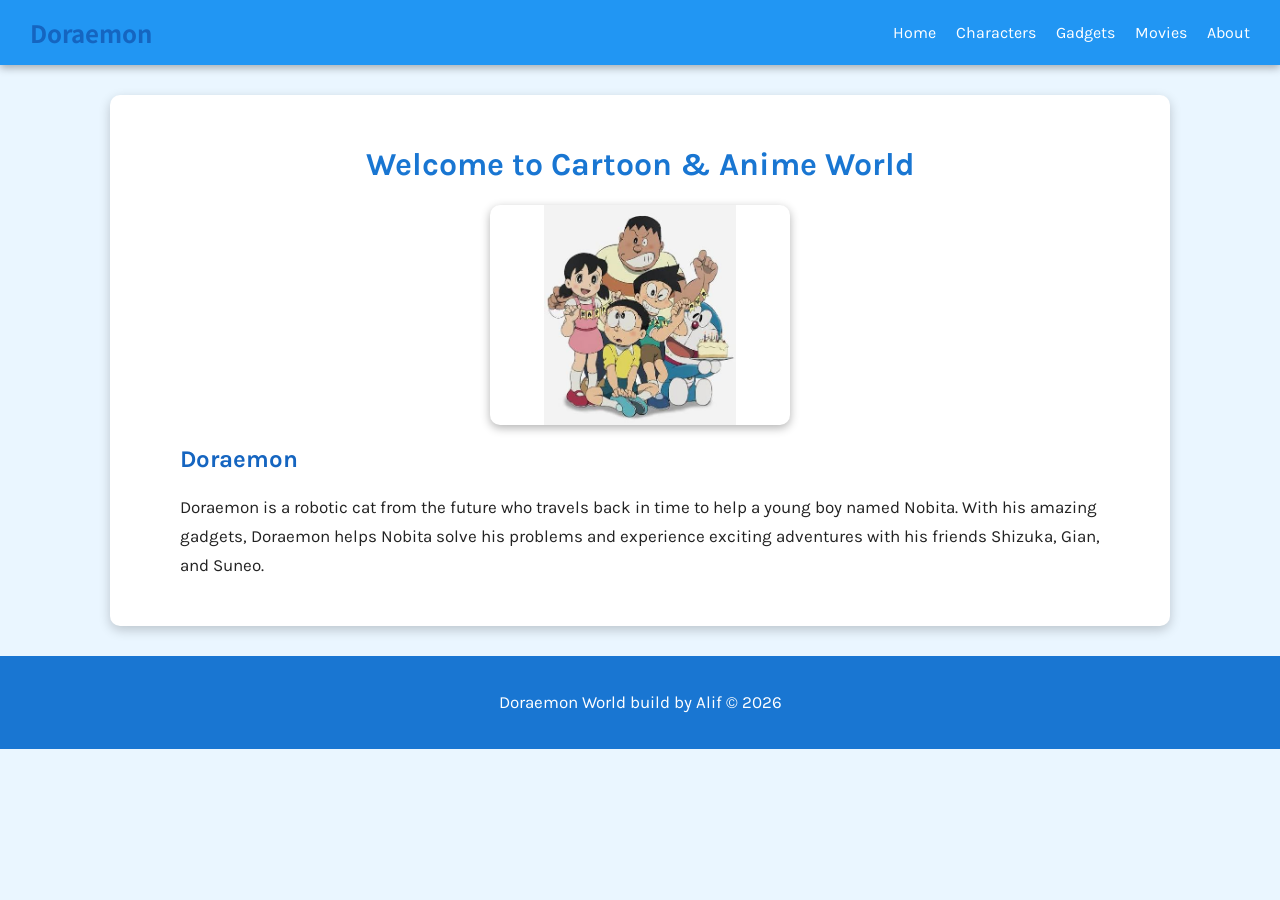
<file: Assignment_01/index.html>
<!DOCTYPE html>
<html lang="en">

<head>
    <meta charset="UTF-8">
    <meta name="viewport" content="width=device-width, initial-scale=1.0">

    <title>Cartoon & Anime World - Home</title>

    <!-- Google Fonts -->
    <link href="https://fonts.googleapis.com/css2?family=Karla&family=Noto+Sans+JP:wght@400;700&display=swap" rel="stylesheet">

    <!-- External CSS -->
    <link rel="stylesheet" href="style.css">
</head>

<body>

    <!-- Navigation Bar -->
    <nav>
        <h2> Doraemon </h2>

        <ul>
            <li><a href="index.html">Home</a></li>
            <li><a href="characters.html">Characters</a></li>
            <li><a href="gadgets.html">Gadgets</a></li>
            <li><a href="movies.html">Movies</a></li>
            <li><a href="about.html">About</a></li>
        </ul>
    </nav>


    <!-- Main Content -->
    <main>

        <h1>Welcome to Cartoon & Anime World</h1>

        <figure class="doraemon-figure">
        <img src="images/Doraemon_group.jpg" alt="Doraemon and his friends" class="main-image">

    <figcaption>
        <h2>Doraemon</h2>

        <p>
            Doraemon is a robotic cat from the future who travels back in time
            to help a young boy named Nobita. With his amazing gadgets, Doraemon
            helps Nobita solve his problems and experience exciting adventures
            with his friends Shizuka, Gian, and Suneo.
        </p>
    </figcaption>
</figure>
        
    </main>


    <!-- Footer -->
    <footer>
        <p>Doraemon World build by Alif &copy; 2026</p>
    </footer>

</body>
</html>
</file>
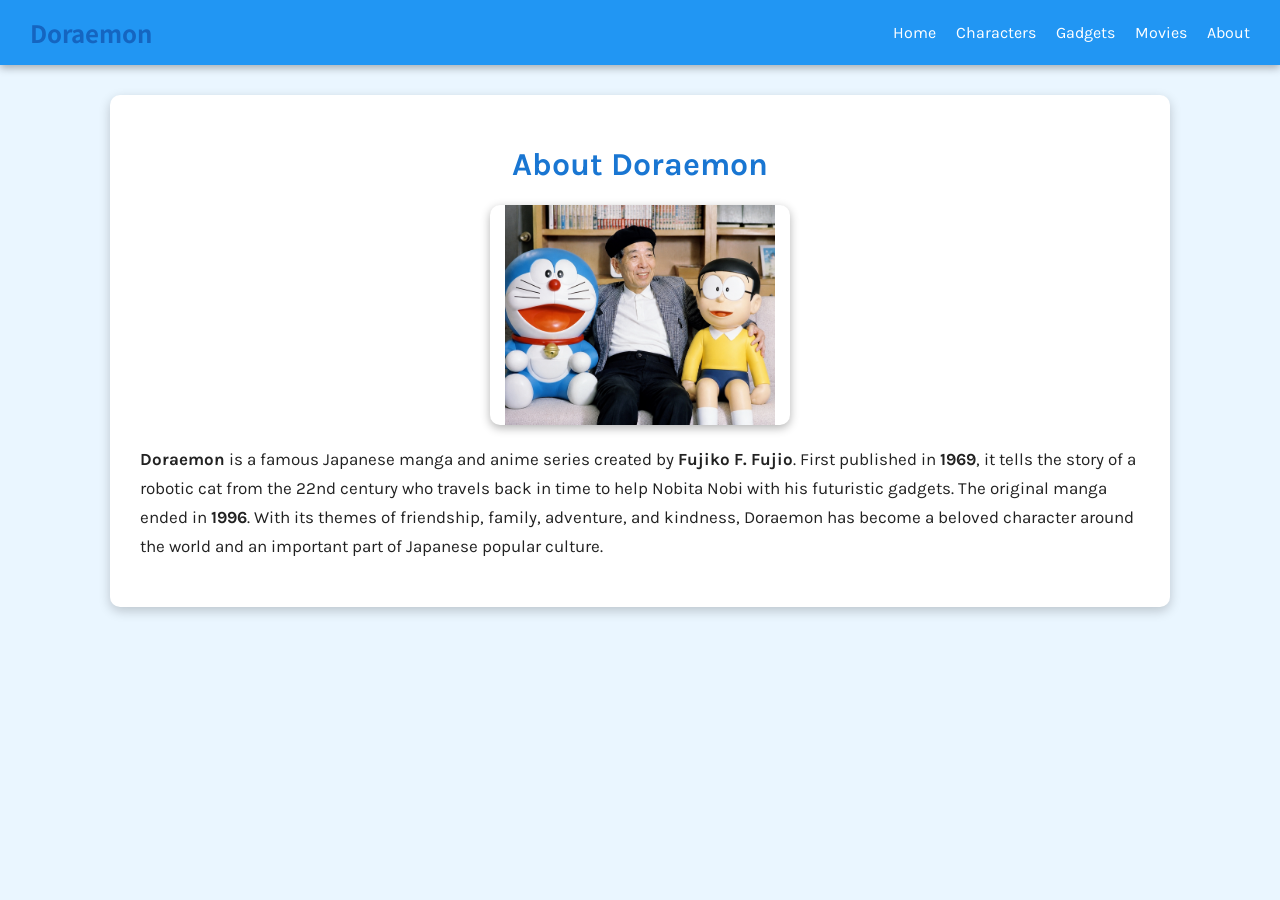
<file: Assignment_01/about.html>
<!DOCTYPE html>
<html lang="en">

<head>
    <meta charset="UTF-8">
    <meta name="viewport" content="width=device-width, initial-scale=1.0">

    <title>Doraemon - About</title>

    <!-- Google Fonts -->
    <link href="https://fonts.googleapis.com/css2?family=Karla&family=Noto+Sans+JP:wght@400;700&display=swap" rel="stylesheet">

    <!-- External CSS -->
    <link rel="stylesheet" href="style.css">
</head>

<body>

    <!-- Navigation Bar -->
    <nav>
        <h2>Doraemon </h2>

        <ul>
            <li><a href="index.html">Home</a></li>
            <li><a href="characters.html">Characters</a></li>
            <li><a href="gadgets.html">Gadgets</a></li>
            <li><a href="movies.html">Movies</a></li>
            <li><a href="about.html">About</a></li>
        </ul>
    </nav>


    <!-- Main Content -->
    <main>

        <h1>About Doraemon</h1>

        <img src="images/Writter.png" class="main-image">
        

    <p>
    <strong>Doraemon</strong> is a famous Japanese manga and anime series created
    by <strong>Fujiko F. Fujio</strong>. First published in <strong>1969</strong>,
    it tells the story of a robotic cat from the 22nd century who travels back
    in time to help Nobita Nobi with his futuristic gadgets.

    The original manga ended in <strong>1996</strong>. With its themes of
    friendship, family, adventure, and kindness, Doraemon has become a beloved
    character around the world and an important part of Japanese popular culture.
    </p>

    </main>

</body>
</html>
</file>
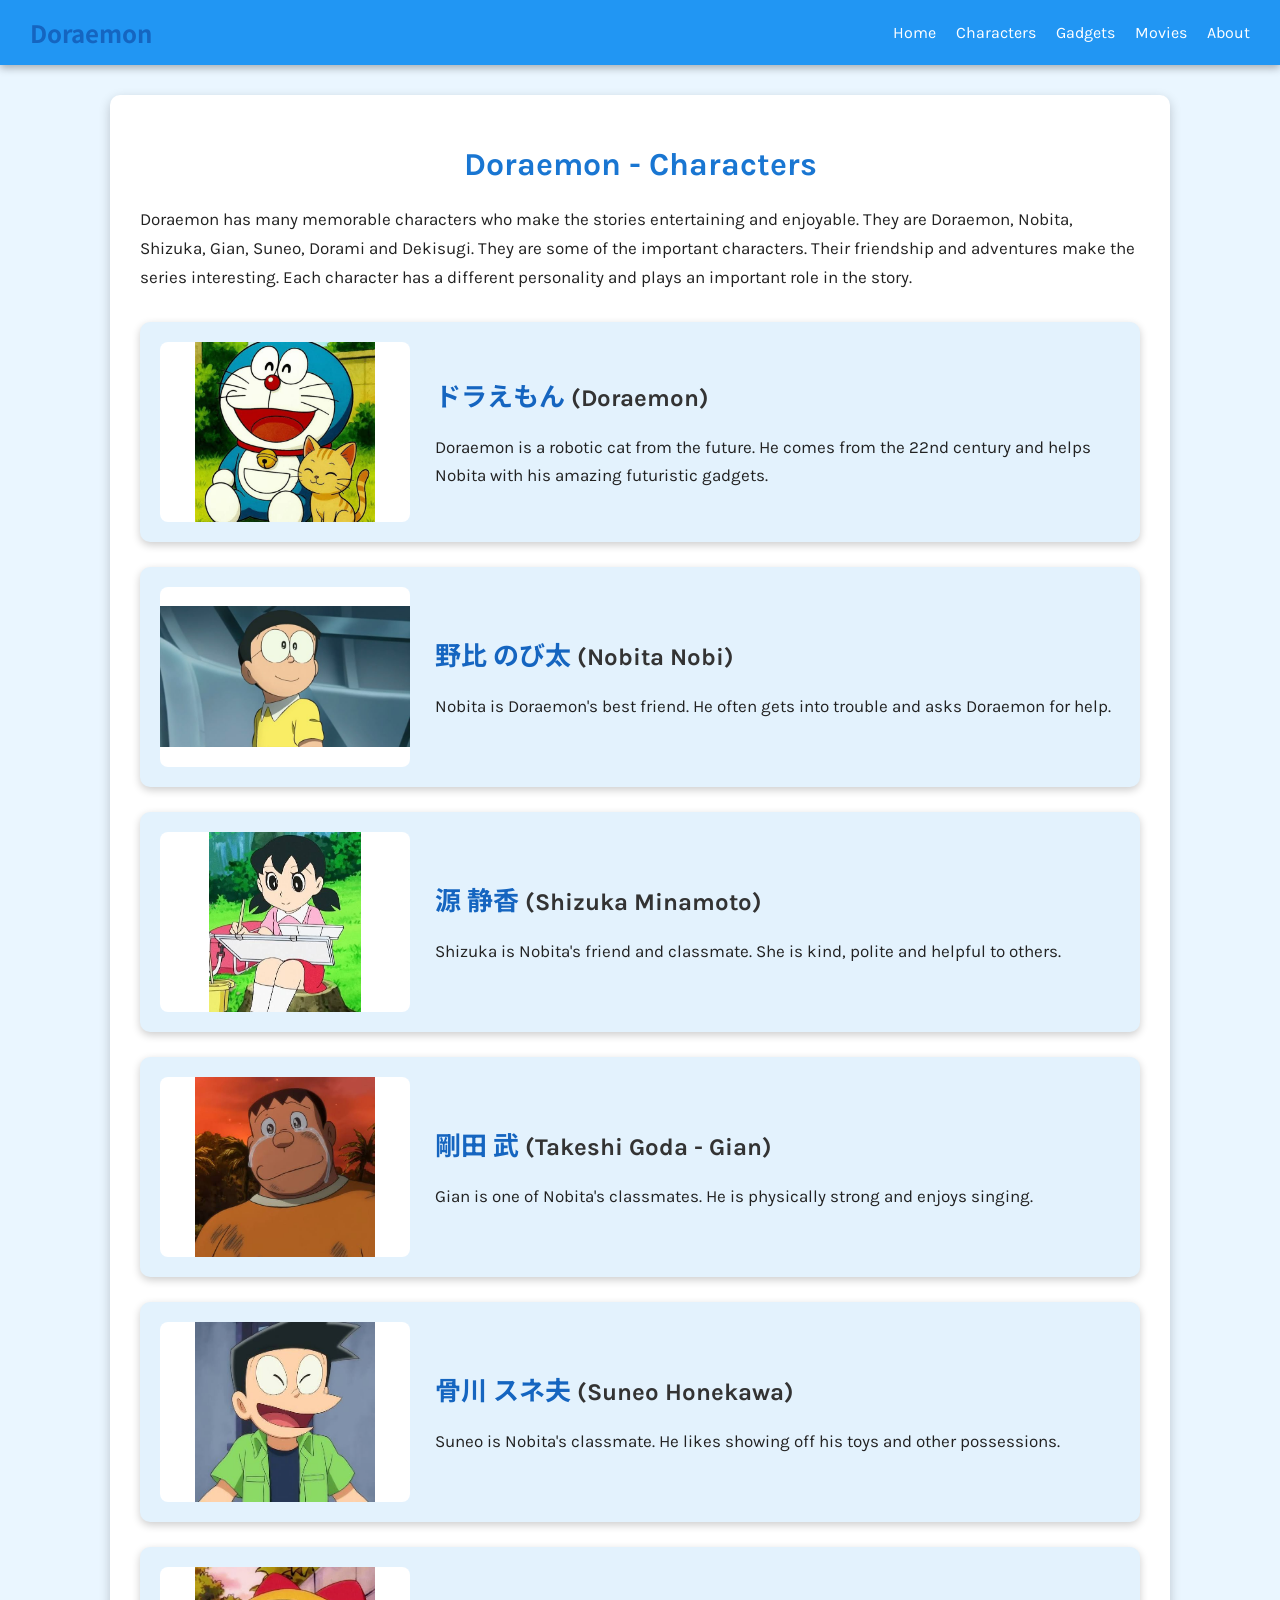
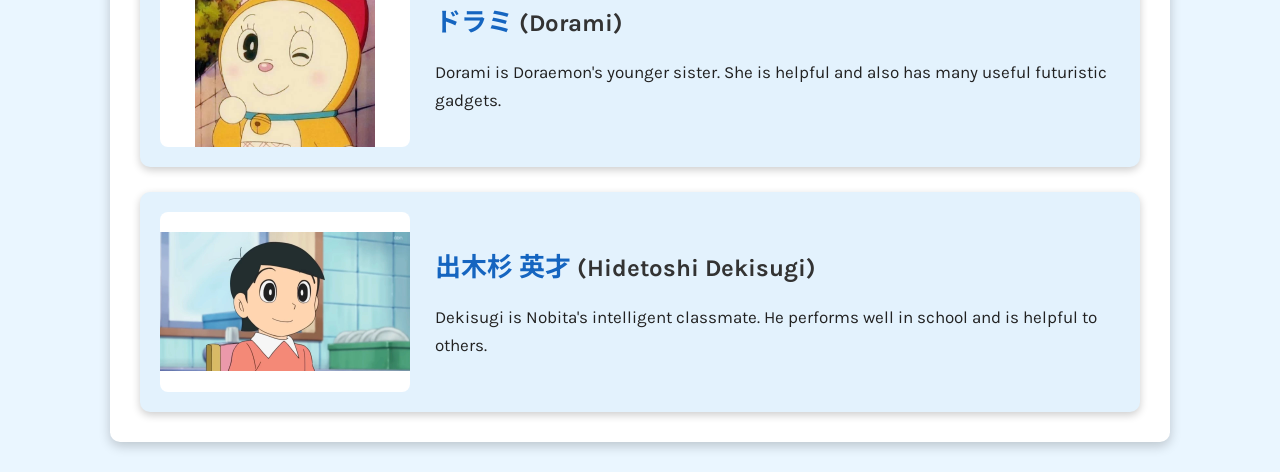
<file: Assignment_01/characters.html>
<!DOCTYPE html>
<html lang="en">

<head>
    <meta charset="UTF-8">
    <meta name="viewport" content="width=device-width, initial-scale=1.0">

    <title>Doraemon - Characters</title>

    <!-- Google Fonts -->
    <link href="https://fonts.googleapis.com/css2?family=Karla&family=Noto+Sans+JP:wght@400;700&display=swap" rel="stylesheet">

    <!-- External CSS -->
    <link rel="stylesheet" href="style.css">
</head>

<body>

    <!-- Navigation Bar -->
    <nav>
        <h2>Doraemon </h2>

        <ul>
            <li><a href="index.html">Home</a></li>
            <li><a href="characters.html">Characters</a></li>
            <li><a href="gadgets.html">Gadgets</a></li>
            <li><a href="movies.html">Movies</a></li>
            <li><a href="about.html">About</a></li>
        </ul>
    </nav>


    <!-- Main Content -->
    <main>

        <h1>Doraemon - Characters</h1>

        <p>
            Doraemon has many memorable characters who make the stories
            entertaining and enjoyable. They are Doraemon, Nobita, 
            Shizuka, Gian, Suneo, Dorami and Dekisugi. They
            are some of the important characters. Their friendship and
            adventures make the series interesting. Each character has a different
            personality and plays an important role in the story.
        </p>


        <!-- Character List -->
        <div class="character-list">


            <!-- Doraemon -->
            <div class="character">

                <img src="images/Doraemon.jpg" alt="Doraemon">

                <div class="character-info">

                    <h2>
                        <span class="japanese">ドラえもん</span>
                        <span class="english">(Doraemon)</span>
                    </h2>

                    <p>
                        Doraemon is a robotic cat from the future.
                        He comes from the 22nd century and helps Nobita
                        with his amazing futuristic gadgets.
                    </p>

                </div>

            </div>


            <!-- Nobita -->
            <div class="character">

                <img src="images/Nobita.jpg" alt="Nobita">

                <div class="character-info">

                    <h2>
                        <span class="japanese">野比 のび太</span>
                        <span class="english">(Nobita Nobi)</span>
                    </h2>

                    <p>
                        Nobita is Doraemon's best friend. He often gets
                        into trouble and asks Doraemon for help.
                    </p>

                </div>

            </div>


            <!-- Shizuka -->
            <div class="character">

                <img src="images/Sizuka.jpg" alt="Shizuka">

                <div class="character-info">

                    <h2>
                        <span class="japanese">源 静香</span>
                        <span class="english">(Shizuka Minamoto)</span>
                    </h2>

                    <p>
                        Shizuka is Nobita's friend and classmate.
                        She is kind, polite and helpful to others.
                    </p>

                </div>

            </div>


            <!-- Gian -->
            <div class="character">

                <img src="images/Giyan.jpg" alt="Gian">

                <div class="character-info">

                    <h2>
                        <span class="japanese">剛田 武</span>
                        <span class="english">(Takeshi Goda - Gian)</span>
                    </h2>

                    <p>
                        Gian is one of Nobita's classmates. He is physically
                        strong and enjoys singing.
                    </p>

                </div>

            </div>


            <!-- Suneo -->
            <div class="character">

                <img src="images/Sunio.jpg" alt="Suneo">

                <div class="character-info">

                    <h2>
                        <span class="japanese">骨川 スネ夫</span>
                        <span class="english">(Suneo Honekawa)</span>
                    </h2>

                    <p>
                        Suneo is Nobita's classmate. He likes showing off
                        his toys and other possessions.
                    </p>

                </div>

            </div>


            <!-- Dorami -->
            <div class="character">

                <img src="images/Dorami.jpg" alt="Dorami">

                <div class="character-info">

                    <h2>
                        <span class="japanese">ドラミ</span>
                        <span class="english">(Dorami)</span>
                    </h2>

                    <p>
                        Dorami is Doraemon's younger sister. She is helpful
                        and also has many useful futuristic gadgets.
                    </p>

                </div>

            </div>


            <!-- Dekisugi -->
            <div class="character">

                <img src="images/Dekisugi.png" alt="Dekisugi">

                <div class="character-info">

                    <h2>
                        <span class="japanese">出木杉 英才</span>
                        <span class="english">(Hidetoshi Dekisugi)</span>
                    </h2>

                    <p>
                        Dekisugi is Nobita's intelligent classmate.
                        He performs well in school and is helpful to others.
                    </p>

                </div>

            </div>


        </div>

    </main>

</body>
</html>
</file>
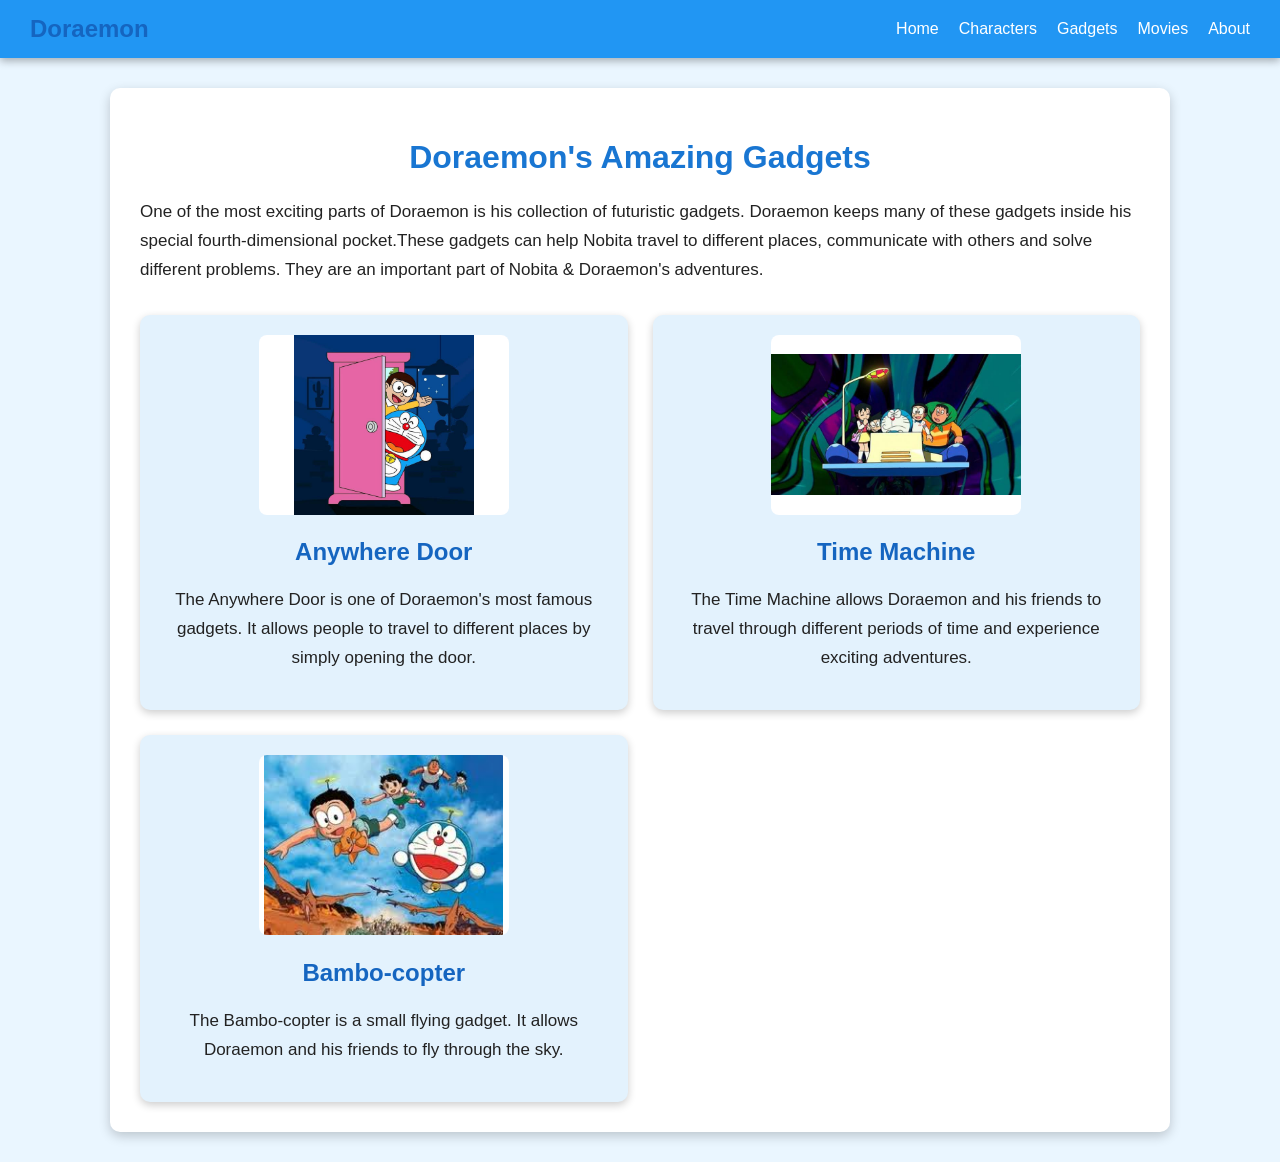
<file: Assignment_01/gadgets.html>
<!DOCTYPE html>
<html lang="en">

<head>
    <meta charset="UTF-8">
    <meta name="viewport" content="width=device-width, initial-scale=1.0">

    <title>Doraemon - Gadgets</title>

    <!-- Google Fonts -->
    <link href="https://fonts.googleapis.com/css2?family=Comic+Neue:wght@400;700&display=swap" rel="stylesheet">

    <!-- External CSS -->
    <link rel="stylesheet" href="style.css">
</head>

<body>

    <!-- Navigation Bar -->
    <nav>
        <h2>Doraemon </h2>

        <ul>
            <li><a href="index.html">Home</a></li>
            <li><a href="characters.html">Characters</a></li>
            <li><a href="gadgets.html">Gadgets</a></li>
            <li><a href="movies.html">Movies</a></li>
            <li><a href="about.html">About</a></li>
        </ul>
    </nav>


    <!-- Main Content -->
    <main>

        <h1>Doraemon's Amazing Gadgets</h1>

        <p>
            One of the most exciting parts of Doraemon is his collection of
            futuristic gadgets. Doraemon keeps many of these gadgets 
            inside his special fourth-dimensional pocket.These gadgets can help Nobita travel to different places,
            communicate with others and solve different problems. They are
            an important part of Nobita & Doraemon's adventures.
        </p>

        <!-- Gadget Grid -->
        <div class="gadget-container">


            <!-- Anywhere Door -->
            <div class="gadget-card">

                <img src="images/Anywheredoor.jpg" alt="Anywhere Door">

                <h2>Anywhere Door</h2>

                <p>
                    The Anywhere Door is one of Doraemon's most famous
                    gadgets. It allows people to travel to different
                    places by simply opening the door.
                </p>

            </div>


            <!-- Time Machine -->
            <div class="gadget-card">

                <img src="images/Timemachine.jpg" alt="Time Machine">

                <h2>Time Machine</h2>

                <p>
                    The Time Machine allows Doraemon and his friends to
                    travel through different periods of time and experience
                    exciting adventures.
                </p>

            </div>


            <!-- Bambo - copter -->
            <div class="gadget-card">

                <img src="images/Bambocopter.jpg" alt="Bambo-copter">

                <h2>Bambo-copter</h2>

                <p>
                    The Bambo-copter is a small flying gadget. It allows
                    Doraemon and his friends to fly through the sky.
                </p>

            </div>


        </div>

    </main>


</body>
</html>
</file>
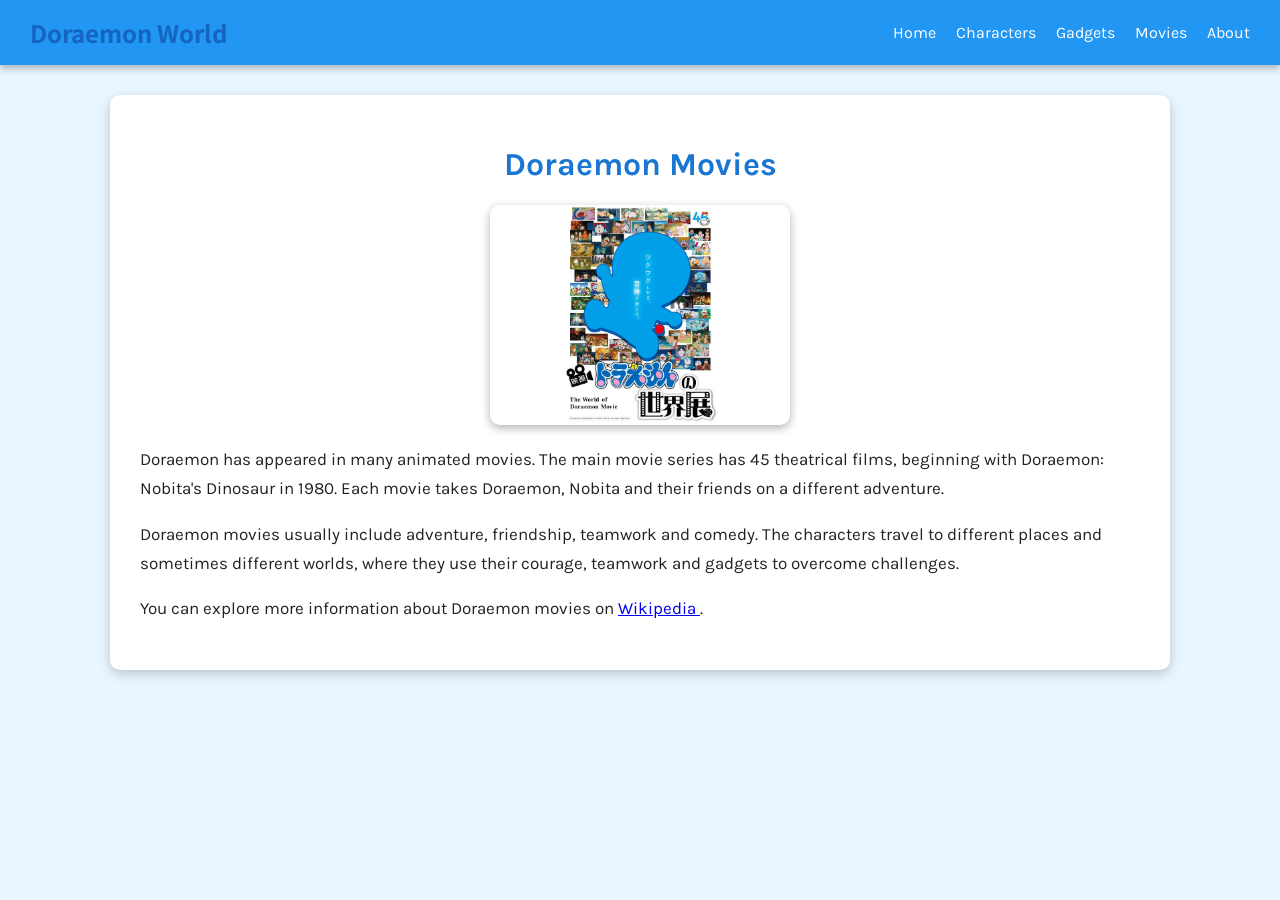
<file: Assignment_01/movies.html>
<!DOCTYPE html>
<html lang="en">

<head>
    <meta charset="UTF-8">
    <meta name="viewport" content="width=device-width, initial-scale=1.0">

    <title>Doraemon World - Movies</title>

    <!-- Google Fonts -->
    <link href="https://fonts.googleapis.com/css2?family=Karla&family=Noto+Sans+JP:wght@400;700&display=swap" rel="stylesheet">
    
    <!-- External CSS -->
    <link rel="stylesheet" href="style.css">
</head>

<body>

    <!-- Navigation Bar -->
    <nav>
        <h2>Doraemon World</h2>

        <ul>
            <li><a href="index.html">Home</a></li>
            <li><a href="characters.html">Characters</a></li>
            <li><a href="gadgets.html">Gadgets</a></li>
            <li><a href="movies.html">Movies</a></li>
            <li><a href="about.html">About</a></li>
        </ul>
    </nav>


    <!-- Main Content -->
    <main>

        <h1>Doraemon Movies</h1>

        
        <img src="images/movies.jpg" alt="Doraemon and his friends on adventures " class="main-image">
        
        <p>
            Doraemon has appeared in many animated movies. The main movie series
            has 45 theatrical films, beginning with Doraemon: Nobita's Dinosaur
            in 1980. Each movie takes Doraemon, Nobita and their friends on a
            different adventure. 
        </p>
    
        <p>    
        Doraemon movies usually include adventure, friendship, teamwork and
            comedy. The characters travel to different places and sometimes
            different worlds, where they use their courage, teamwork and gadgets
            to overcome challenges.

        </p>



        <!-- External Link -->
        <p>
            You can explore more information about Doraemon movies on
            <a href="https://en.wikipedia.org/wiki/Doraemon" target="_blank">
                Wikipedia
            </a>.
        </p>

    </main>

</body>
</html>
</file>
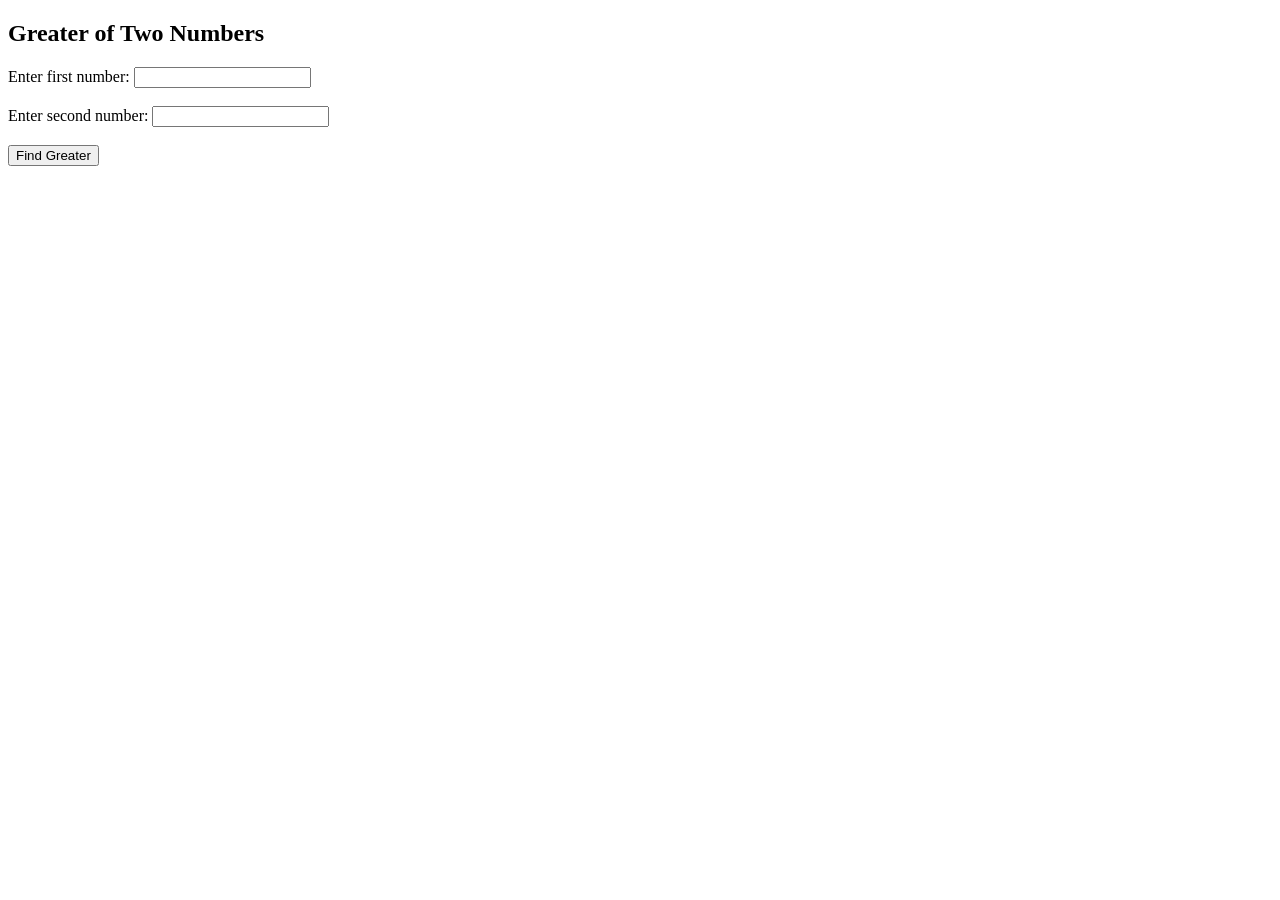
<file: Assignment_02/question1.html>
<!DOCTYPE html>
<html>
<head>
    <title>Question 1</title>
</head>
<body>
    <h2>Greater of Two Numbers</h2>

    <label for="num1Box">Enter first number:</label>
    <input type="number" id="num1Box">
    <br><br>
    <label for="num2Box">Enter second number:</label>
    <input type="number" id="num2Box">
    <br><br>
    <button onclick="findGreater()">Find Greater</button>

    <p id="result"></p>

    <script src="question1.js"></script>
</body>
</html>
</file>
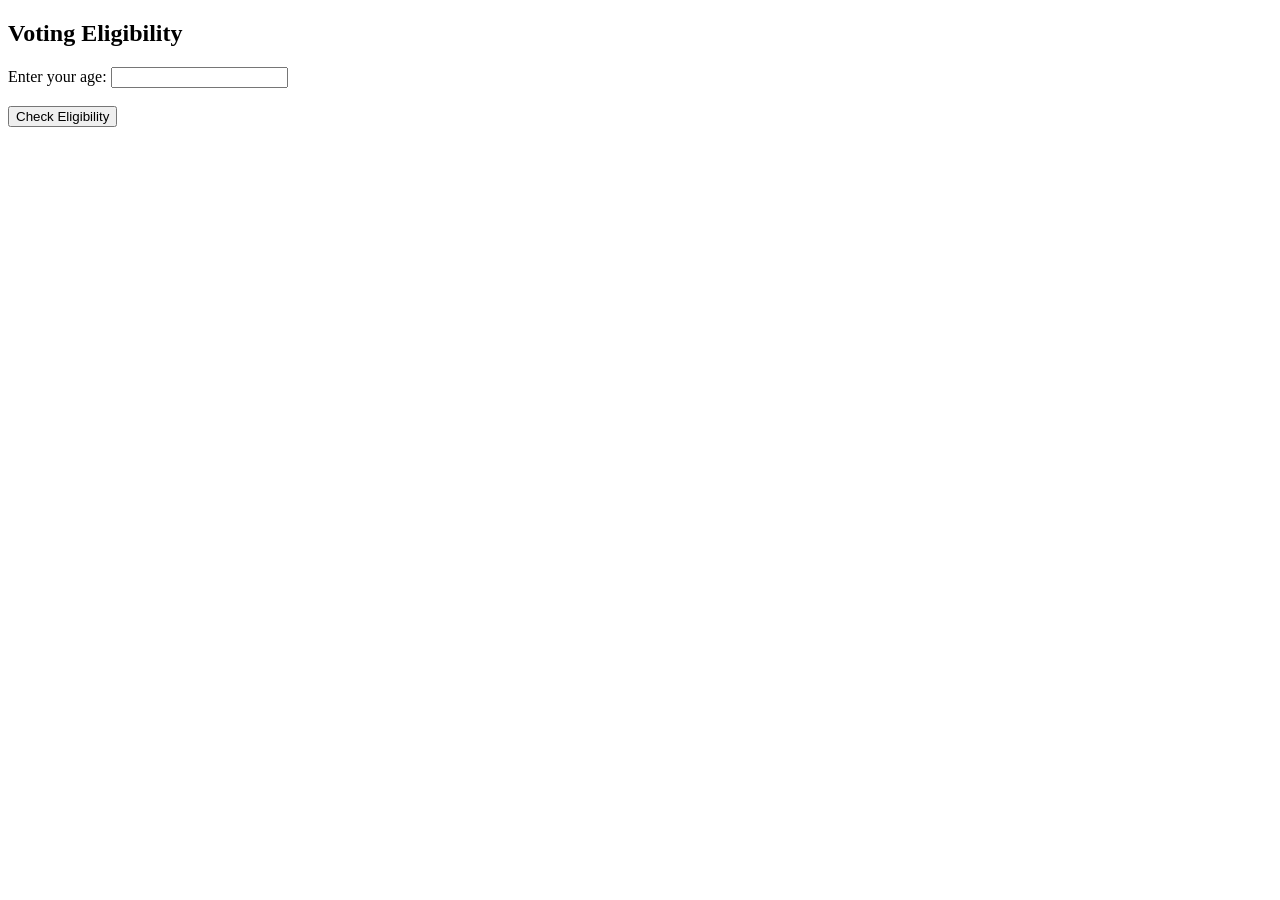
<file: Assignment_02/question2.html>
<!DOCTYPE html>
<html>
<head>
    <title>Question 2</title>
</head>
<body>
    <h2>Voting Eligibility</h2>

    Enter your age:
    <input type="number" id="ageBox">
    <br><br>

    <button onclick="checkAge()">Check Eligibility</button>

    <p id="result"></p>

    <script src="question2.js"></script>
</body>
</html>
</file>
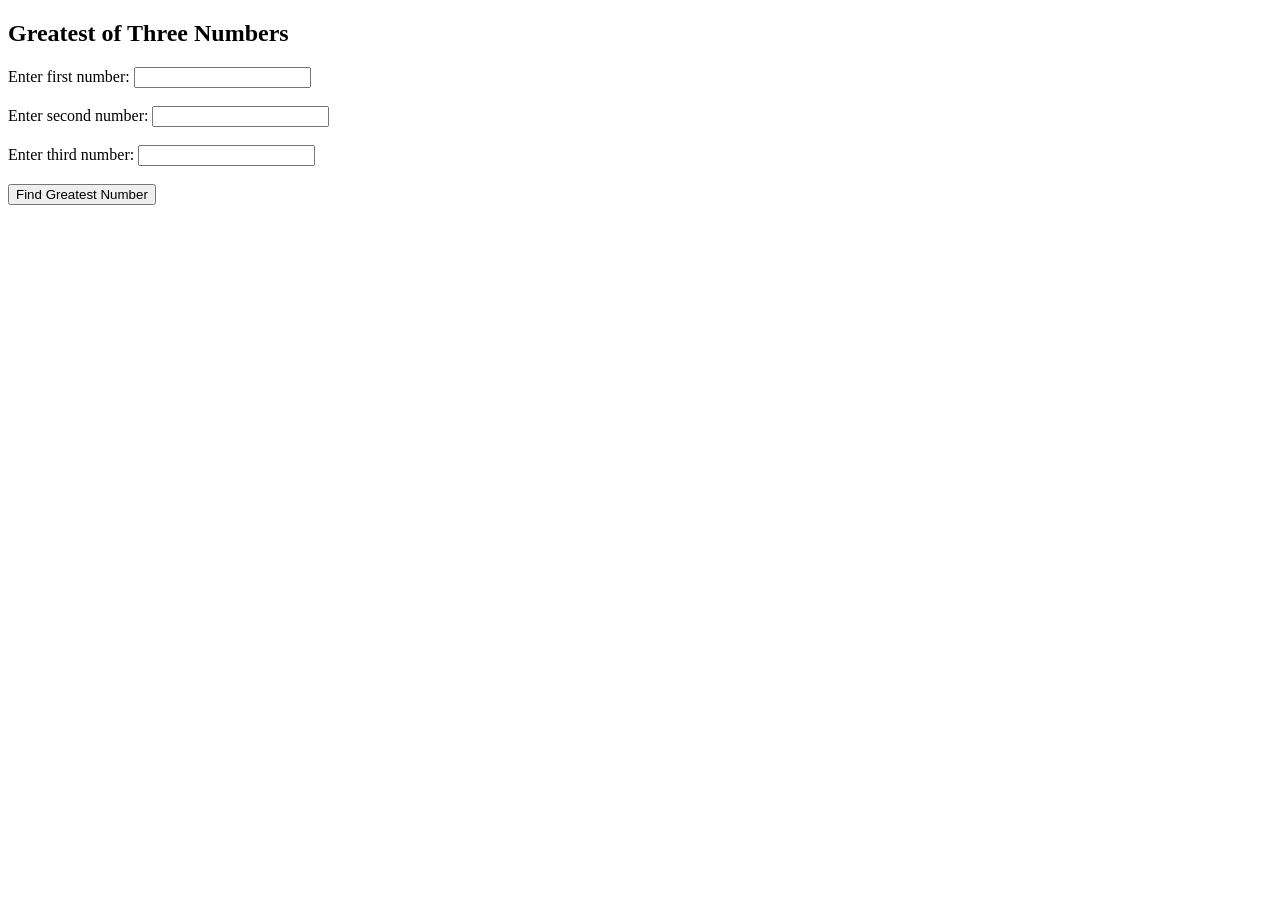
<file: Assignment_02/question3.html>
<!DOCTYPE html>
<html>
<head>
    <title>Question 3</title>
</head>
<body>
    <h2>Greatest of Three Numbers</h2>

    Enter first number:
    <input type="number" id="num1Box">
    <br><br>

    Enter second number:
    <input type="number" id="num2Box">
    <br><br>

    Enter third number:
    <input type="number" id="num3Box">
    <br><br>

    <button onclick="findGreatest()">Find Greatest Number</button>

    <p id="result"></p>

    <script src="question3.js"></script>
</body>
</html>
</file>
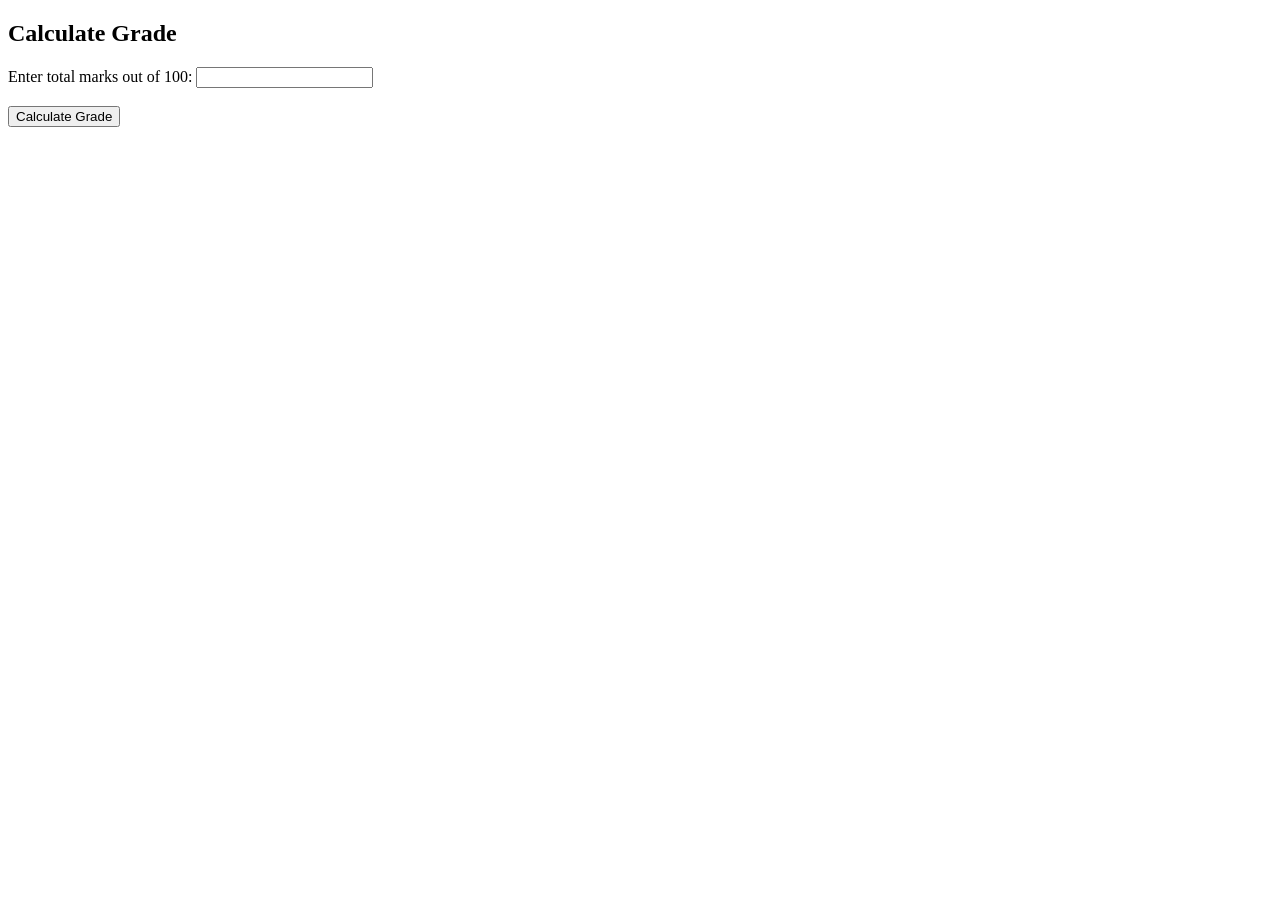
<file: Assignment_02/question4.html>
<!DOCTYPE html>
<html>
<head>
    <title>Question 4</title>
</head>
<body>
    <h2>Calculate Grade</h2>

    Enter total marks out of 100:
    <input type="number" id="marksBox">
    <br><br>

    <button onclick="calculateGrade()">Calculate Grade</button>

    <p id="result"></p>

    <script src="question4.js"></script>
</body>
</html>
</file>
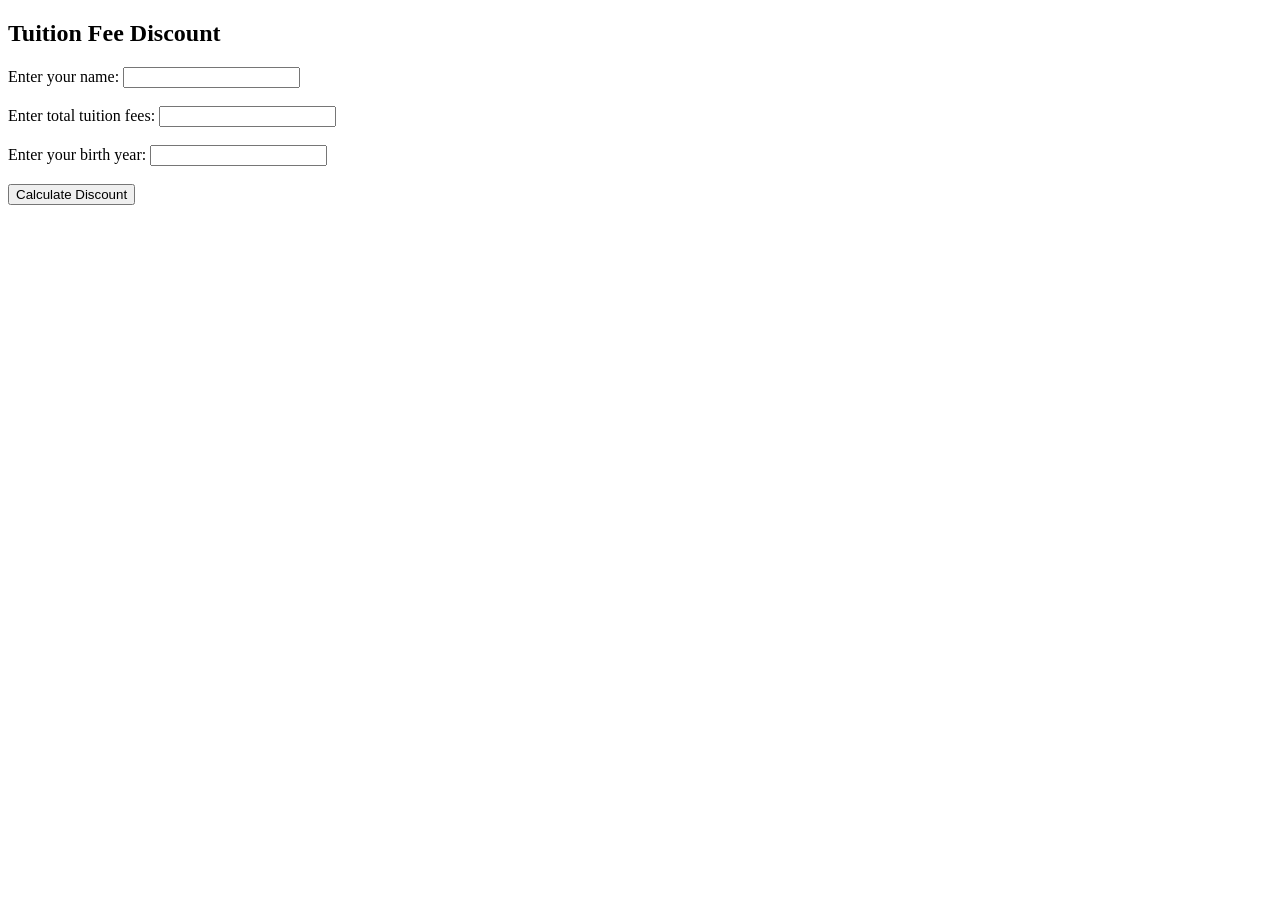
<file: Assignment_02/question5.html>
<!DOCTYPE html>
<html>
<head>
    <title>Question 5</title>
</head>
<body>
    <h2>Tuition Fee Discount</h2>

    Enter your name:
    <input type="text" id="nameBox">
    <br><br>

    Enter total tuition fees:
    <input type="number" id="feesBox">
    <br><br>

    Enter your birth year:
    <input type="number" id="birthYearBox">
    <br><br>

    <button onclick="calculateDiscount()">Calculate Discount</button>

    <p id="result"></p>

    <script src="question5.js"></script>
</body>
</html>
</file>
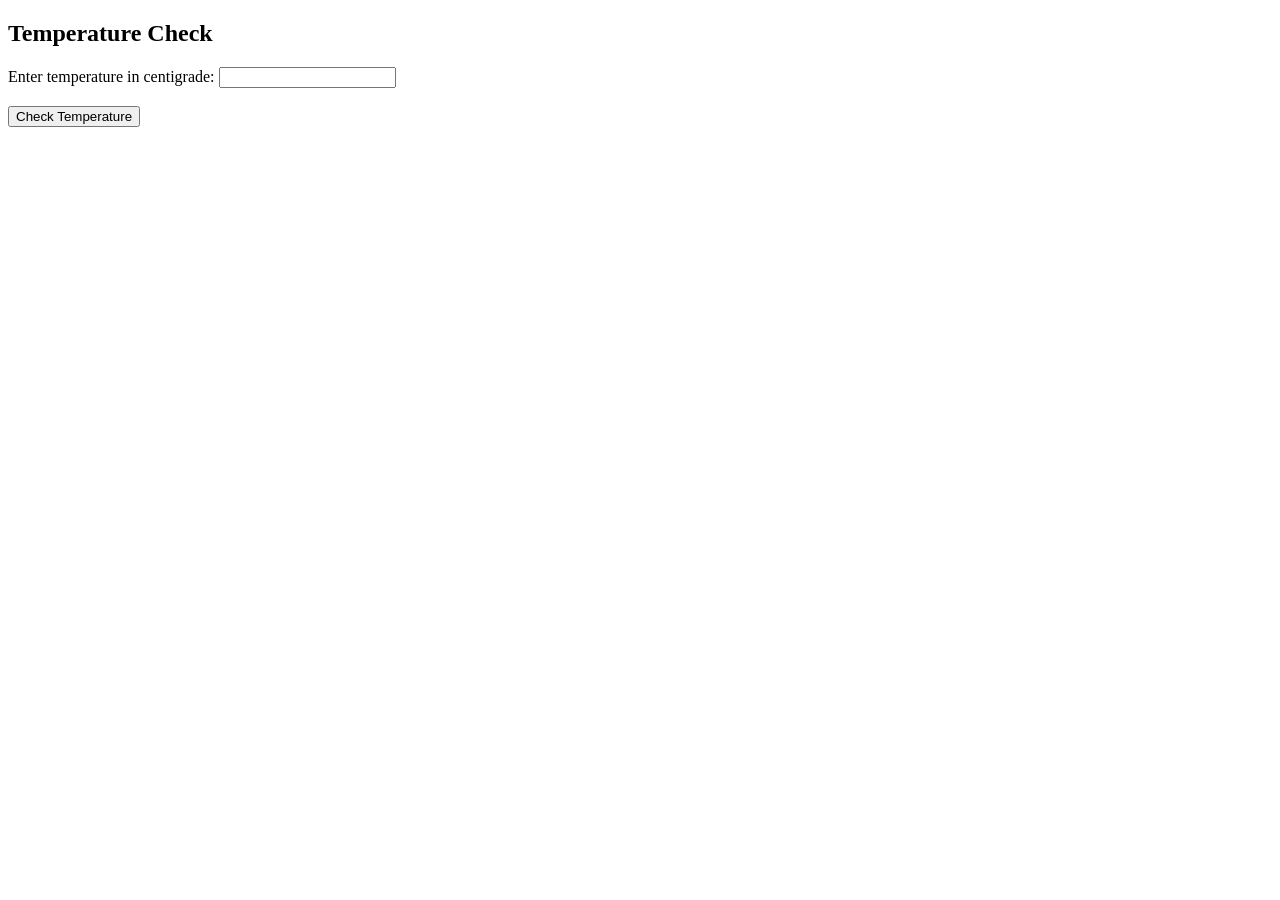
<file: Assignment_02/question6.html>
<!DOCTYPE html>
<html>
<head>
    <title>Question 6</title>
</head>
<body>
    <h2>Temperature Check</h2>

    Enter temperature in centigrade:
    <input type="number" id="tempBox">
    <br><br>

    <button onclick="checkTemperature()">Check Temperature</button>

    <p id="result"></p>

    <script src="question6.js"></script>
</body>
</html>
</file>
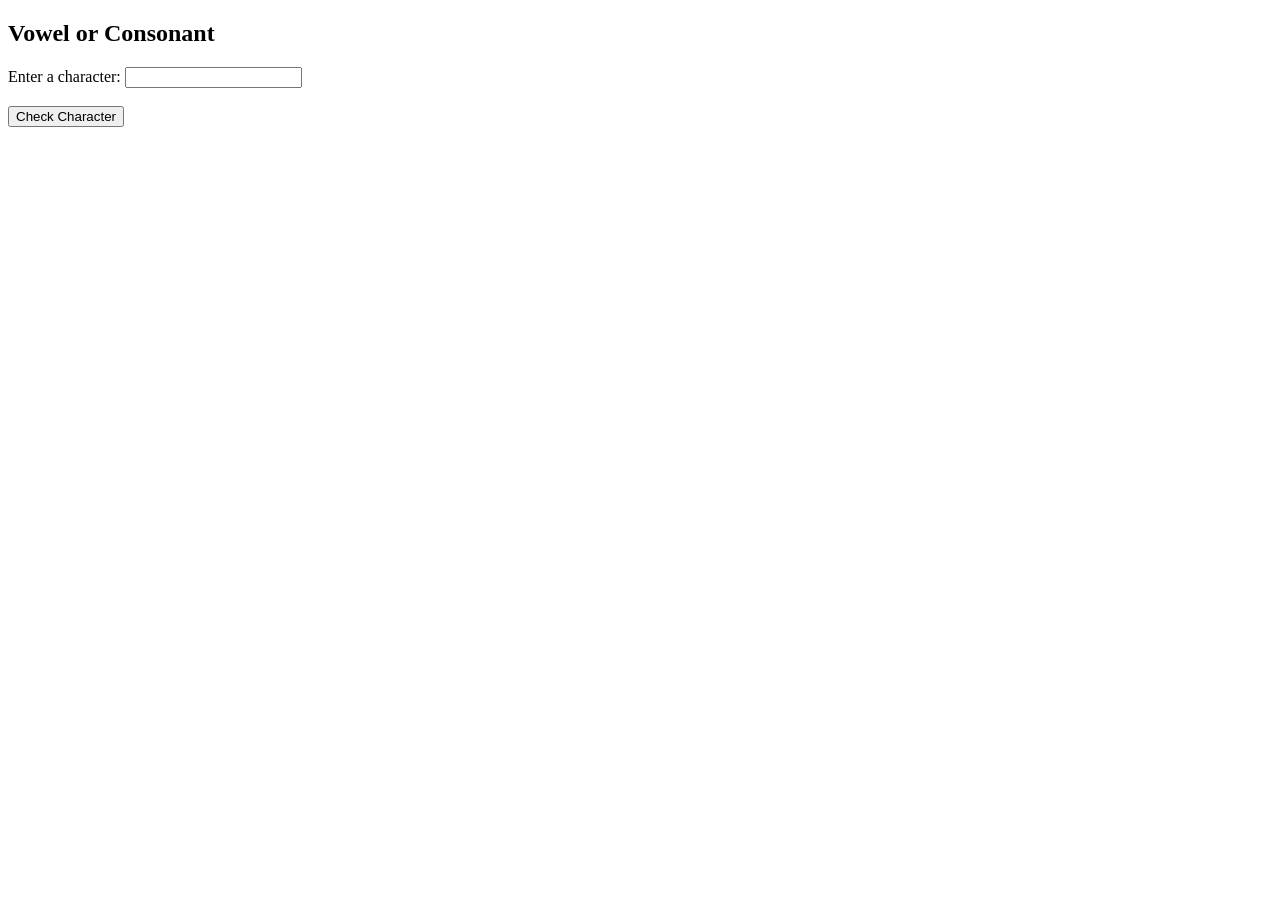
<file: Assignment_02/question7.html>
<!DOCTYPE html>
<html>
<head>
    <title>Question 7</title>
</head>
<body>
    <h2>Vowel or Consonant</h2>

    Enter a character:
    <input type="text" id="charBox" maxlength="1">
    <br><br>

    <button onclick="checkCharacter()">Check Character</button>

    <p id="result"></p>

    <script src="question7.js"></script>
</body>
</html>
</file>
<file: Assignment_01/style.css>
/* ------------------------------
   General Page Styling
--------------------------------*/

body {
    margin: 0;
    padding: 0;

    background-color: #eaf6ff;

    color: #222;

    font-family: "Karla", sans-serif;
}


/* ------------------------------
   Navigation Bar
--------------------------------*/

nav {
    background-color: #2196f3;

    color: white;

    padding: 15px 30px;

    display: flex;

    justify-content: space-between;

    align-items: center;

    box-shadow: 0 3px 8px rgba(0, 0, 0, 0.3);
}

nav h2 {
    font-family: "Noto Sans JP", sans-serif;

    margin: 0;
}

nav ul {
    list-style: none;

    display: flex;

    margin: 0;

    padding: 0;

    gap: 20px;
}

nav a {
    color: white;

    text-decoration: none;

    font-size: 16px;
}

nav a:hover {
    text-decoration: underline;
}


/* ------------------------------
   Main Content
--------------------------------*/

main {
    max-width: 1000px;

    margin: 30px auto;

    padding: 30px;

    background-color: white;

    box-shadow: 0 4px 12px rgba(0, 0, 0, 0.2);

    border-radius: 10px;
}

h1 {
    color: #1976d2;

    text-align: center;

    font-size: 32px;
}

h2 {
    color: #1565c0;
}

p {
    font-size: 17px;

    line-height: 1.7;
}


/* ------------------------------
   Main Images
--------------------------------*/

.main-image {
    width: 300px;

    height: 220px;

    object-fit: contain;

    display: block;

    margin: 20px auto;

    background-color: white;

    border-radius: 10px;

    box-shadow: 0 3px 10px rgba(0, 0, 0, 0.3);
}


/* ------------------------------
   CHARACTER PAGE
   FLEXBOX
--------------------------------*/

.character-list {
    display: flex;

    flex-direction: column;

    gap: 25px;

    margin-top: 30px;
}

.character {
    display: flex;

    align-items: center;

    gap: 25px;

    padding: 20px;

    background-color: #e3f2fd;

    border-radius: 10px;

    box-shadow: 0 3px 8px rgba(0, 0, 0, 0.2);
}

.character img {
    width: 250px;

    height: 180px;

    object-fit: contain;

    background-color: white;

    border-radius: 8px;
}

.character-info {
    flex: 1;
}


/* ------------------------------
   Japanese Character Names
--------------------------------*/

.japanese {
    font-family: "Noto Sans JP", sans-serif;

    font-size: 26px;

    color: #1565c0;
}


/* ------------------------------
   English Character Names
--------------------------------*/

.english {
    font-family: "Karla", sans-serif;

    font-size: 24px;

    color: #333;
}


/* ------------------------------
   GADGET PAGE
   CSS GRID
--------------------------------*/

.gadget-container {
    display: grid;

    grid-template-columns: repeat(2, 1fr);

    gap: 25px;

    margin-top: 30px;
}

.gadget-card {
    padding: 20px;

    background-color: #e3f2fd;

    text-align: center;

    border-radius: 10px;

    box-shadow: 0 3px 8px rgba(0, 0, 0, 0.2);
}

.gadget-card img {
    width: 250px;

    height: 180px;

    object-fit: contain;

    background-color: white;

    border-radius: 8px;
}
.middle-card {
    margin: 30px auto;
}

/* ------------------------------
   MOVIE PAGE
--------------------------------*/

.movie {
    display: flex;

    gap: 25px;

    align-items: center;

    margin: 25px 0;

    padding: 20px;

    background-color: #f1f8ff;

    border-radius: 10px;

    box-shadow: 0 2px 7px rgba(0, 0, 0, 0.15);
}

.movie img {
    width: 250px;

    height: 180px;

    object-fit: contain;

    background-color: white;

    border-radius: 8px;
}


/* ------------------------------
   Footer
--------------------------------*/

footer {
    text-align: center;

    background-color: #1976d2;

    color: white;

    padding: 15px;

    margin-top: 30px;
}


/* ------------------------------
   Responsive Design
--------------------------------*/

@media (max-width: 700px) {

    /* Navigation */

    nav {
        flex-direction: column;

        gap: 15px;
    }

    nav ul {
        flex-wrap: wrap;

        justify-content: center;
    }


    /* Character */

    .character {
        flex-direction: column;

        text-align: center;
    }

    .character img {
        width: 100%;

        max-width: 250px;
    }


    /* Gadget */

    .gadget-container {
        grid-template-columns: 1fr;
    }


    /* Movie */

    .movie {
        flex-direction: column;

        text-align: center;
    }


    /* Japanese name */

    .japanese {
        font-size: 22px;
    }


    /* English name */

    .english {
        font-size: 20px;
    }
}
</file>
